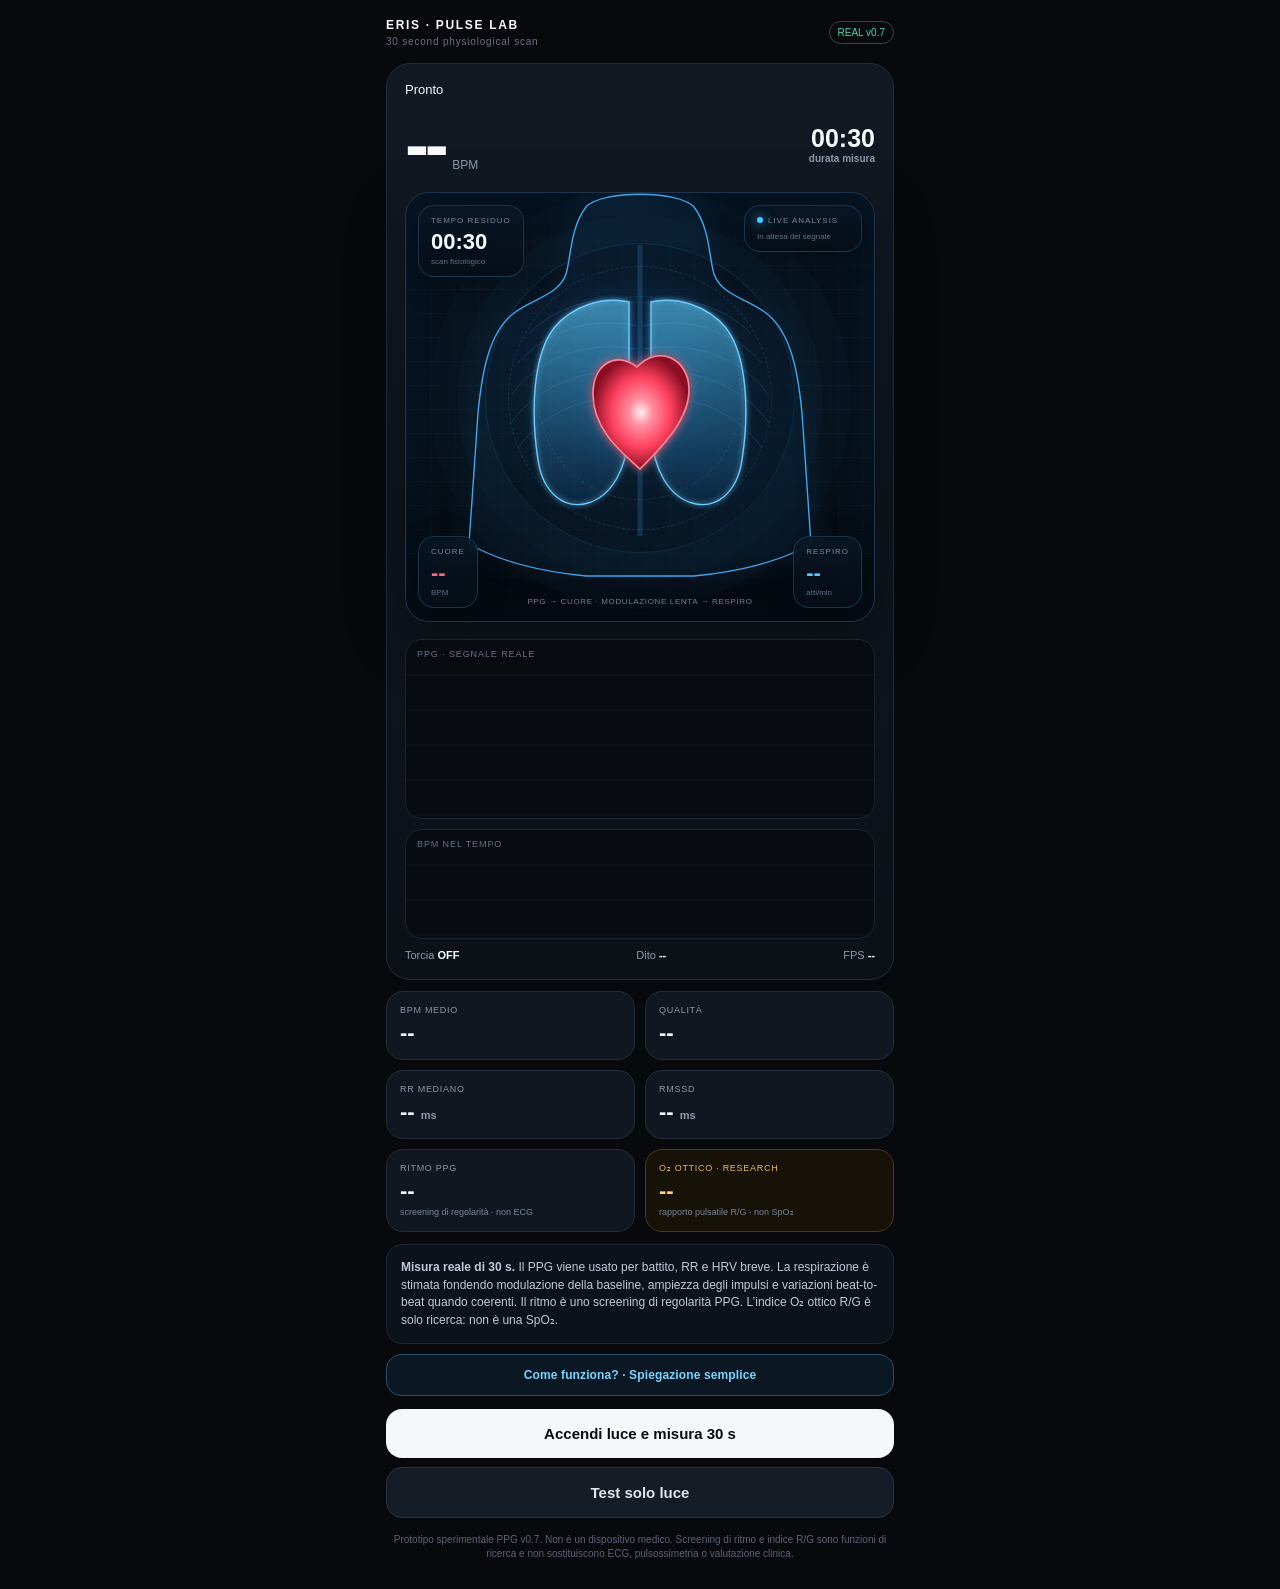
<file: index.html>
<!--
Required Notice: Copyright 2026 AR-Night. Eris Pulse Lab.
Licensed under the PolyForm Noncommercial License 1.0.0.
Commercial use requires separate permission from the licensor.
https://polyformproject.org/licenses/noncommercial/1.0.0/
-->
<!doctype html>
<html lang="it">
<head>
<meta charset="utf-8">
<meta name="viewport" content="width=device-width,initial-scale=1,viewport-fit=cover,user-scalable=no">
<meta name="theme-color" content="#07090d">
<title>Eris Pulse Lab REAL v0.7</title>
<link rel="stylesheet" href="app.css?v=0.7.0">
</head>
<body>
<div class="app">
  <div class="top"><div><div class="brand">ERIS · PULSE LAB</div><div class="subtitleTop">30 second physiological scan</div></div><div class="badge">REAL v0.7</div></div>

  <div class="panel">
    <div id="status" class="status">Pronto</div>
    <div class="read">
      <div class="bpmline"><div id="bpm">--</div><div class="unit">BPM</div></div>
      <div class="timer"><div id="timer">00:30</div><small id="phase">durata misura</small></div>
    </div>

    <div id="anatomyStage" class="anatomyStage">
      <div class="scanHalo"></div>
      <div class="scanLineAnat"></div>
      <div class="hud hudTime"><div class="hk">Tempo residuo</div><div id="hudTimer" class="hv">00:30</div><div class="hs">scan fisiologico</div></div>
      <div class="hud hudLive"><div class="hk"><span class="liveDot"></span>Live analysis</div><div id="hudLiveText" class="hs" style="margin-top:7px">In attesa del segnale</div></div>
      <div class="hud hudBpm"><div class="hk">Cuore</div><div id="hudBpm" class="hv" style="color:#ff687f">--</div><div class="hs">BPM</div></div>
      <div class="hud hudResp"><div class="hk">Respiro</div><div id="hudResp" class="hv" style="color:#55c8ff">--</div><div class="hs">atti/min</div></div>

      <svg class="torsoSvg" viewBox="0 0 360 430" aria-label="Tronco anatomico stilizzato">
        <defs>
          <linearGradient id="torsoFill" x1="0" y1="0" x2="1" y2="1"><stop offset="0" stop-color="#143451" stop-opacity=".36"/><stop offset=".5" stop-color="#0b2137" stop-opacity=".2"/><stop offset="1" stop-color="#061322" stop-opacity=".55"/></linearGradient>
          <linearGradient id="lungFill" x1="0" y1="0" x2="0" y2="1"><stop offset="0" stop-color="#60d4ff" stop-opacity=".34"/><stop offset="1" stop-color="#2173b8" stop-opacity=".08"/></linearGradient>
          <radialGradient id="heartFill"><stop offset="0" stop-color="#fff0f2"/><stop offset=".24" stop-color="#ff8fa0"/><stop offset=".62" stop-color="#ff405e"/><stop offset="1" stop-color="#8d1026"/></radialGradient>
          <filter id="redGlow"><feGaussianBlur stdDeviation="4" result="b"/><feMerge><feMergeNode in="b"/><feMergeNode in="SourceGraphic"/></feMerge></filter>
          <filter id="blueGlow"><feGaussianBlur stdDeviation="2.5" result="b"/><feMerge><feMergeNode in="b"/><feMergeNode in="SourceGraphic"/></feMerge></filter>
        </defs>
        <path class="torsoOutline" d="M126 24 C110 45 111 75 106 91 C99 112 72 116 54 130 C29 149 22 189 18 230 L9 361 C41 379 85 389 126 393 L234 393 C275 389 319 379 351 361 L342 230 C338 189 331 149 306 130 C288 116 261 112 254 91 C249 75 250 45 234 24 C218 7 142 7 126 24 Z"/>
        <line class="spine" x1="180" y1="62" x2="180" y2="353"/>
        <g>
          <path class="rib" d="M177 120 C138 111 95 123 69 151"/><path class="rib" d="M183 120 C222 111 265 123 291 151"/>
          <path class="rib" d="M177 143 C130 133 86 148 58 180"/><path class="rib" d="M183 143 C230 133 274 148 302 180"/>
          <path class="rib" d="M177 166 C124 157 78 176 52 211"/><path class="rib" d="M183 166 C236 157 282 176 308 211"/>
          <path class="rib" d="M177 190 C121 183 76 205 50 241"/><path class="rib" d="M183 190 C239 183 284 205 310 241"/>
          <path class="rib" d="M177 215 C124 210 82 231 58 265"/><path class="rib" d="M183 215 C236 210 278 231 302 265"/>
        </g>
        <g id="anatLungs">
          <path class="lungShape" d="M169 119 C143 113 112 123 94 145 C74 171 70 225 78 277 C83 310 104 327 128 320 C151 313 166 288 169 251 Z"/>
          <path class="lungShape" d="M191 119 C217 113 248 123 266 145 C286 171 290 225 282 277 C277 310 256 327 232 320 C209 313 194 288 191 251 Z"/>
        </g>
        <g id="anatHeart">
          <ellipse class="heartRing" cx="180" cy="231" rx="48" ry="54"/><ellipse class="heartRing r2" cx="180" cy="231" rx="48" ry="54"/>
          <path class="heartCore" d="M180 286 C168 274 133 250 133 211 C133 182 155 167 177 184 C199 161 228 176 229 205 C230 235 204 262 180 286 Z"/>
        </g>
      </svg>
      <div class="bodyStatus">PPG → cuore · modulazione lenta → respiro</div>
    </div>

    <div class="chart"><canvas id="ppg"></canvas><div class="clabel">PPG · SEGNALE REALE</div></div>
    <div class="chart small"><canvas id="trend"></canvas><div class="clabel">BPM NEL TEMPO</div></div>
    <div class="tech"><span>Torcia <strong id="torch">OFF</strong></span><span>Dito <strong id="finger">--</strong></span><span>FPS <strong id="fps">--</strong></span></div>
  </div>

  <div class="grid">
    <div class="card"><div class="lab">BPM medio</div><div id="avg" class="val">--</div></div>
    <div class="card"><div class="lab">Qualità</div><div id="quality" class="val">--</div></div>
    <div class="card"><div class="lab">RR mediano</div><div id="rr" class="val">-- <small>ms</small></div></div>
    <div class="card"><div class="lab">RMSSD</div><div id="rmssd" class="val">-- <small>ms</small></div></div>
    <div class="card"><div class="lab">Ritmo PPG</div><div id="rhythm" class="val">--</div><div class="miniNote">screening di regolarità · non ECG</div></div>
    <div class="card research"><div class="lab">O₂ ottico · research</div><div id="oxyResearch" class="val">--</div><div class="miniNote">rapporto pulsatile R/G · non SpO₂</div></div>
  </div>

  <div class="info"><b>Misura reale di 30 s.</b> Il PPG viene usato per battito, RR e HRV breve. La respirazione è stimata fondendo modulazione della baseline, ampiezza degli impulsi e variazioni beat-to-beat quando coerenti. Il ritmo è uno screening di regolarità PPG. L’indice O₂ ottico R/G è solo ricerca: non è una SpO₂.</div>
  <div id="msg" class="msg hidden"></div>
  <div class="actions"><button id="start" class="primary">Accendi luce e misura 30 s</button><button id="test" class="secondary">Test solo luce</button><button id="stop" class="stop hidden">Interrompi</button></div>

  <section id="report" class="report hidden">
    <div class="reportHead"><h2>Eris Physiological Report</h2><div id="reportStamp" class="stamp"></div></div>
    <div class="reportHero"><div id="reportBpm" class="heroBpm">-- <small>BPM medi</small></div><div id="reportRange" class="range">Range --</div></div>
    <div class="chart finalTrendBox"><canvas id="finalTrend"></canvas><div class="clabel">TREND FINALE · BPM + RESPIRAZIONE</div></div>

    <div class="sectionTitle">Cardiaco, HRV e regolarità</div>
    <div class="rgrid">
      <div class="rbox"><div class="k">RR / IBI mediano</div><div id="repRR" class="v">--</div><div class="sub">intervallo tra pulsazioni</div></div>
      <div class="rbox"><div class="k">RMSSD</div><div id="repRMSSD" class="v">--</div><div class="sub">HRV beat-to-beat breve termine</div></div>
      <div class="rbox"><div class="k">SDNN 30 s</div><div id="repSDNN" class="v">--</div><div class="sub">metrica ultra-short · orientativa</div></div>
      <div class="rbox"><div class="k">pNN50 30 s</div><div id="repPNN50" class="v">--</div><div class="sub">% differenze RR &gt; 50 ms · orientativa</div></div>
      <div class="rbox"><div class="k">BPM minimo</div><div id="repMin" class="v">--</div></div>
      <div class="rbox"><div class="k">BPM massimo</div><div id="repMax" class="v">--</div></div>
      <div class="rbox"><div class="k">Regolarità ritmo PPG</div><div id="repRhythm" class="v">--</div><div id="repRhythmSub" class="sub">screening PPG · non diagnosi di aritmia</div></div>
      <div class="rbox research"><div class="k">LF/HF</div><div id="repLFHF" class="v">Protocollo lungo</div><div class="sub">non calcolato su 30 s; richiede finestra più lunga</div></div>
    </div>

    <div class="sectionTitle">Respirazione stimata dal PPG</div>
    <div class="rgrid">
      <div class="rbox"><div class="k">Frequenza respiratoria</div><div id="repResp" class="v">--</div><div id="repRespSub" class="sub">baseline + ampiezza del polso + variazione IBI</div></div>
      <div class="rbox"><div class="k">Confidenza respirazione</div><div id="repRespQ" class="v">--</div><div class="sub">coerenza della modulazione ottica</div></div>
    </div>

    <div class="sectionTitle">Morfologia ottica del polso</div>
    <div class="rgrid">
      <div class="rbox"><div class="k">Tempo di salita</div><div id="repRise" class="v">--</div><div class="sub">piede → picco, mediana</div></div>
      <div class="rbox"><div class="k">Larghezza impulso</div><div id="repWidth" class="v">--</div><div class="sub">a metà ampiezza, mediana</div></div>
      <div class="rbox"><div class="k">Pulsatilità ottica AC/DC</div><div id="repACDC" class="v">--</div><div class="sub">indice relativo, non perfusione assoluta</div></div>
      <div class="rbox research"><div class="k">Notch dicroto</div><div id="repNotch" class="v">--</div><div class="sub">solo se morfologia/FPS sufficienti</div></div>
    </div>

    <div class="sectionTitle">Ossigenazione ottica · ricerca e limiti</div>
    <div class="rgrid">
      <div class="rbox research"><div class="k">Indice pulsatile R/G</div><div id="repOxyRG" class="v">--</div><div class="sub">(AC/DC rosso) ÷ (AC/DC verde) · non calibrato</div></div>
      <div class="rbox research"><div class="k">Stabilità indice ottico</div><div id="repOxyState" class="v">--</div><div class="sub">controllo interno tra metà della registrazione</div></div>
      <div class="rbox"><div class="k">SpO₂</div><div id="repSpO2" class="v">Non riportata</div><div class="sub">manca calibrazione/validazione per iPhone e range clinico</div></div>
      <div class="rbox"><div class="k">Pressione arteriosa</div><div id="repBP" class="v">Non stimata</div><div class="sub">nessun valore mmHg ricavato dalla sola PPG</div></div>
    </div>

    <div class="sectionTitle">Affidabilità della sessione</div>
    <div class="rgrid">
      <div class="rbox"><div class="k">Qualità complessiva</div><div id="repQuality" class="v">--</div><div id="qualityDots" class="qualityRow"><i class="qdot"></i><i class="qdot"></i><i class="qdot"></i><i class="qdot"></i><i class="qdot"></i></div></div>
      <div class="rbox"><div class="k">Campioni validi</div><div id="repValid" class="v">--</div><div id="repFps" class="sub">FPS --</div></div>
    </div>

    <div class="reportNote">BPM e intervalli di polso derivano dal PPG acquisito nella sessione. RMSSD, SDNN/pNN50 ultra-short, respirazione, regolarità del ritmo e morfologia sono feature derivate e dipendono dalla qualità del segnale. Lo screening di ritmo non diagnostica fibrillazione atriale. L’indice R/G è un parametro ottico di ricerca: non viene convertito in SpO₂. Pressione arteriosa e decisioni cliniche restano escluse.</div>
    <div class="actions"><button id="newMeasure" class="primary">Nuova misurazione</button></div>
  </section>

  <footer>Prototipo sperimentale PPG v0.7. Non è un dispositivo medico. Screening di ritmo e indice R/G sono funzioni di ricerca e non sostituiscono ECG, pulsossimetria o valutazione clinica.</footer>
</div>

<div id="overlay" class="overlay hidden"><div><div class="finger">☝︎</div><div id="count">5</div><h2>Copri lente e flash</h2><p>Tieni il dito fermo e senza premere eccessivamente. La misura parte solo quando il contatto è stabile.</p><div id="ostate" class="smallState">Torcia attiva</div></div></div>
<video id="video" playsinline muted autoplay></video><canvas id="sample" width="48" height="36" class="hidden"></canvas>

<script src="app.js?v=0.7.1"></script>
<script src="app-analysis.js?v=0.7.1"></script>
<script src="app-runtime.js?v=0.7.1"></script>
</body>
</html>
</file>
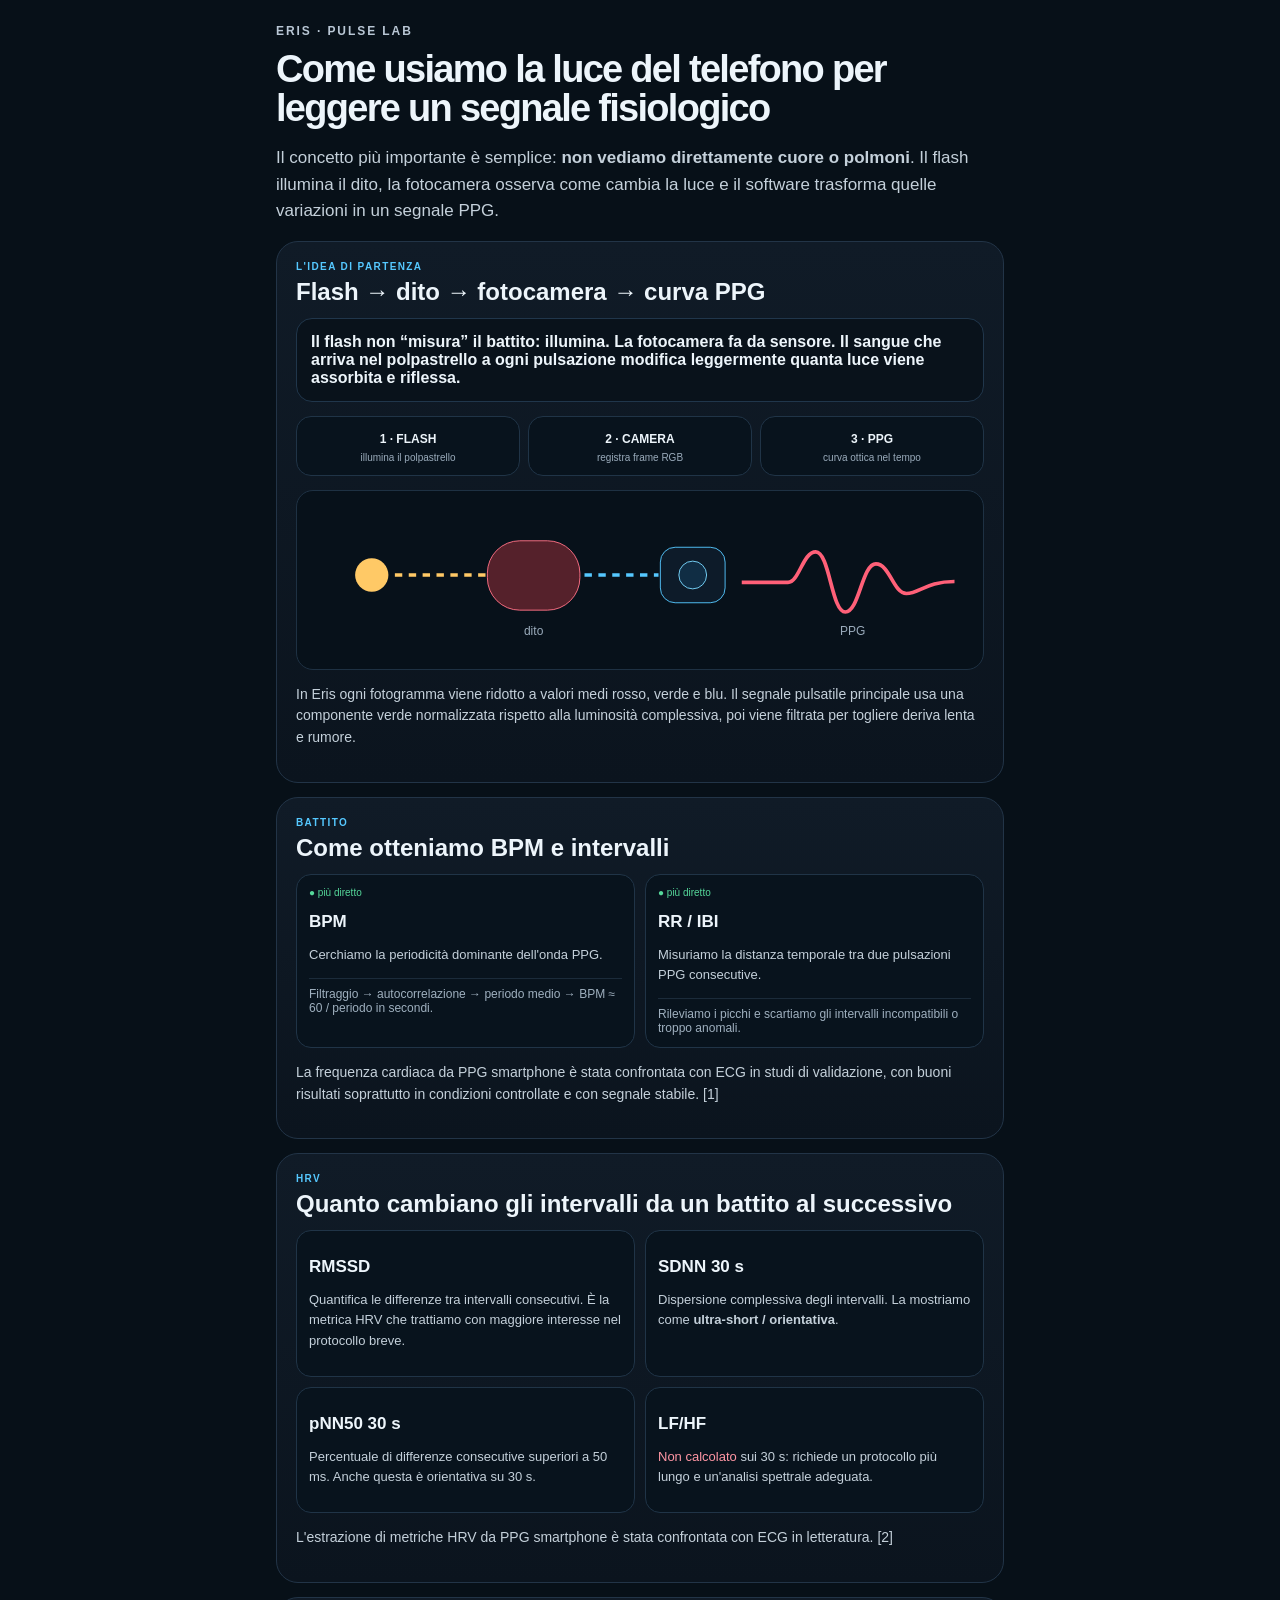
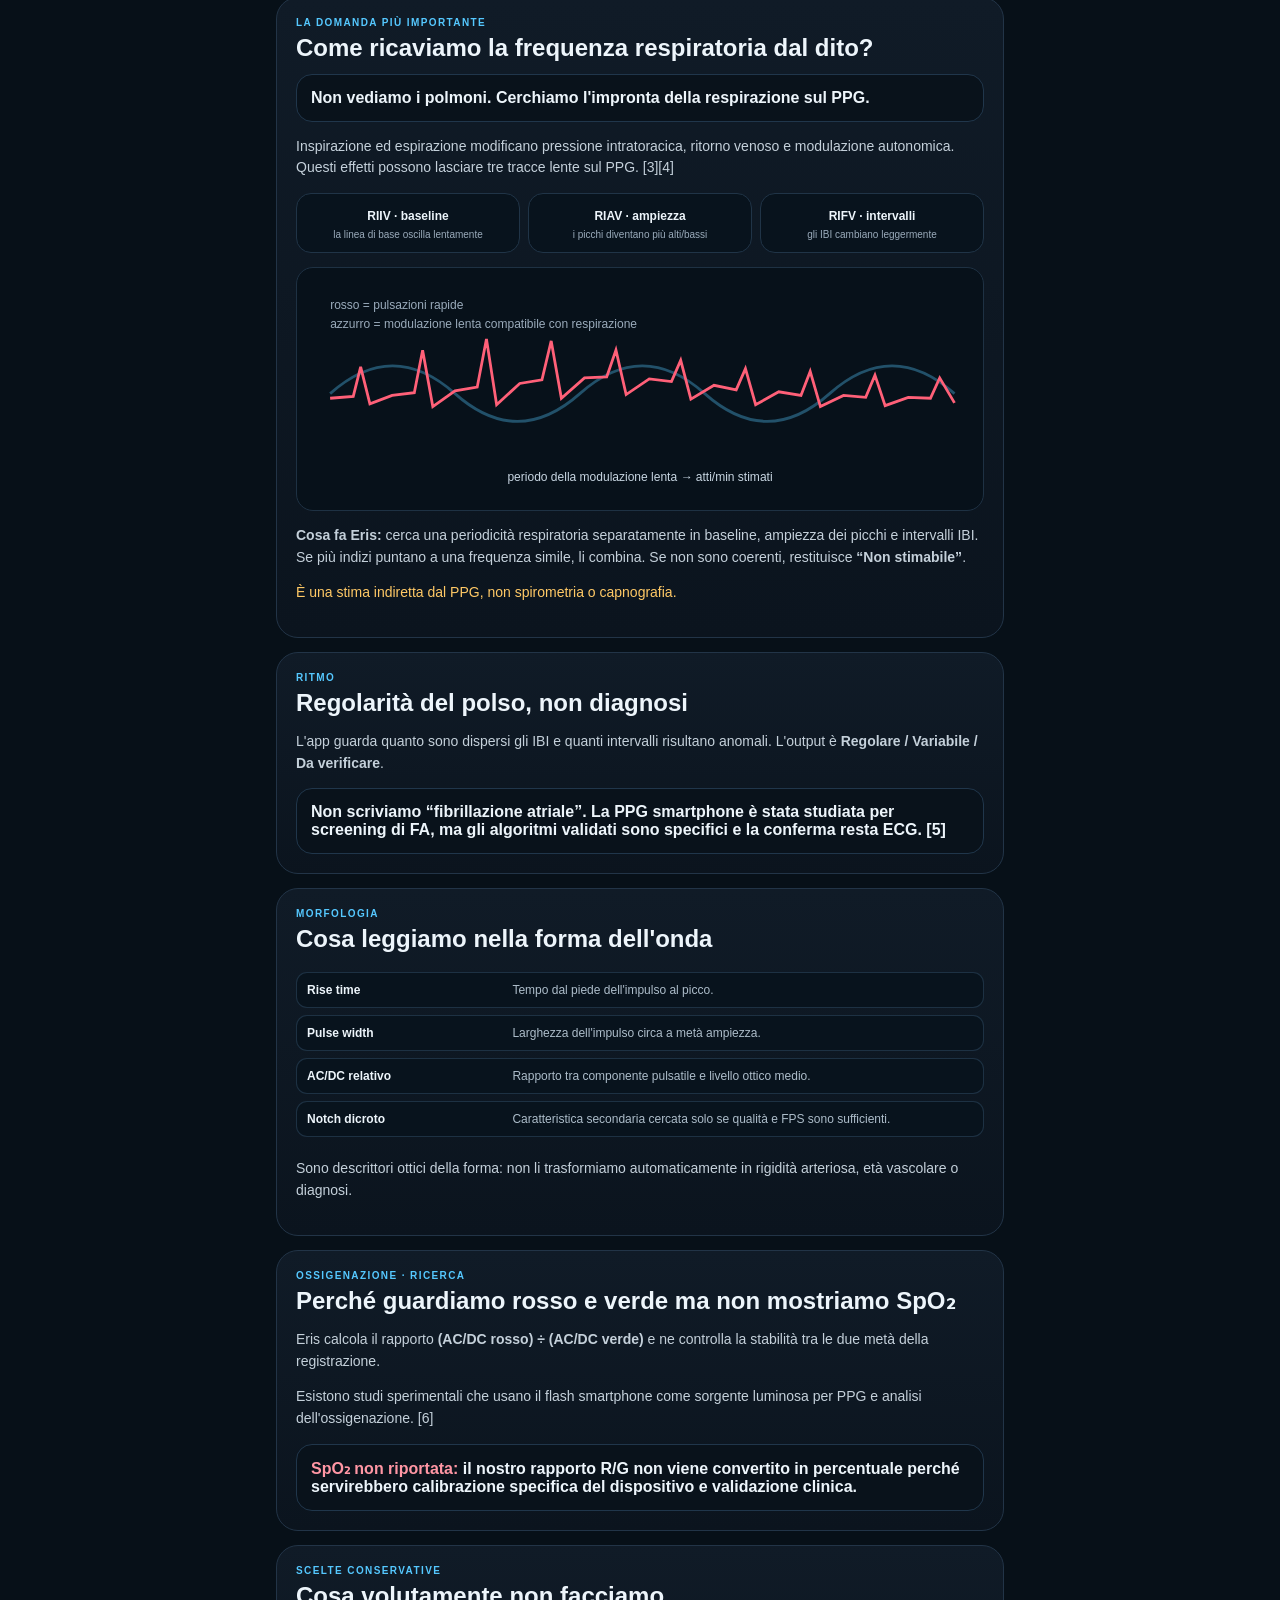
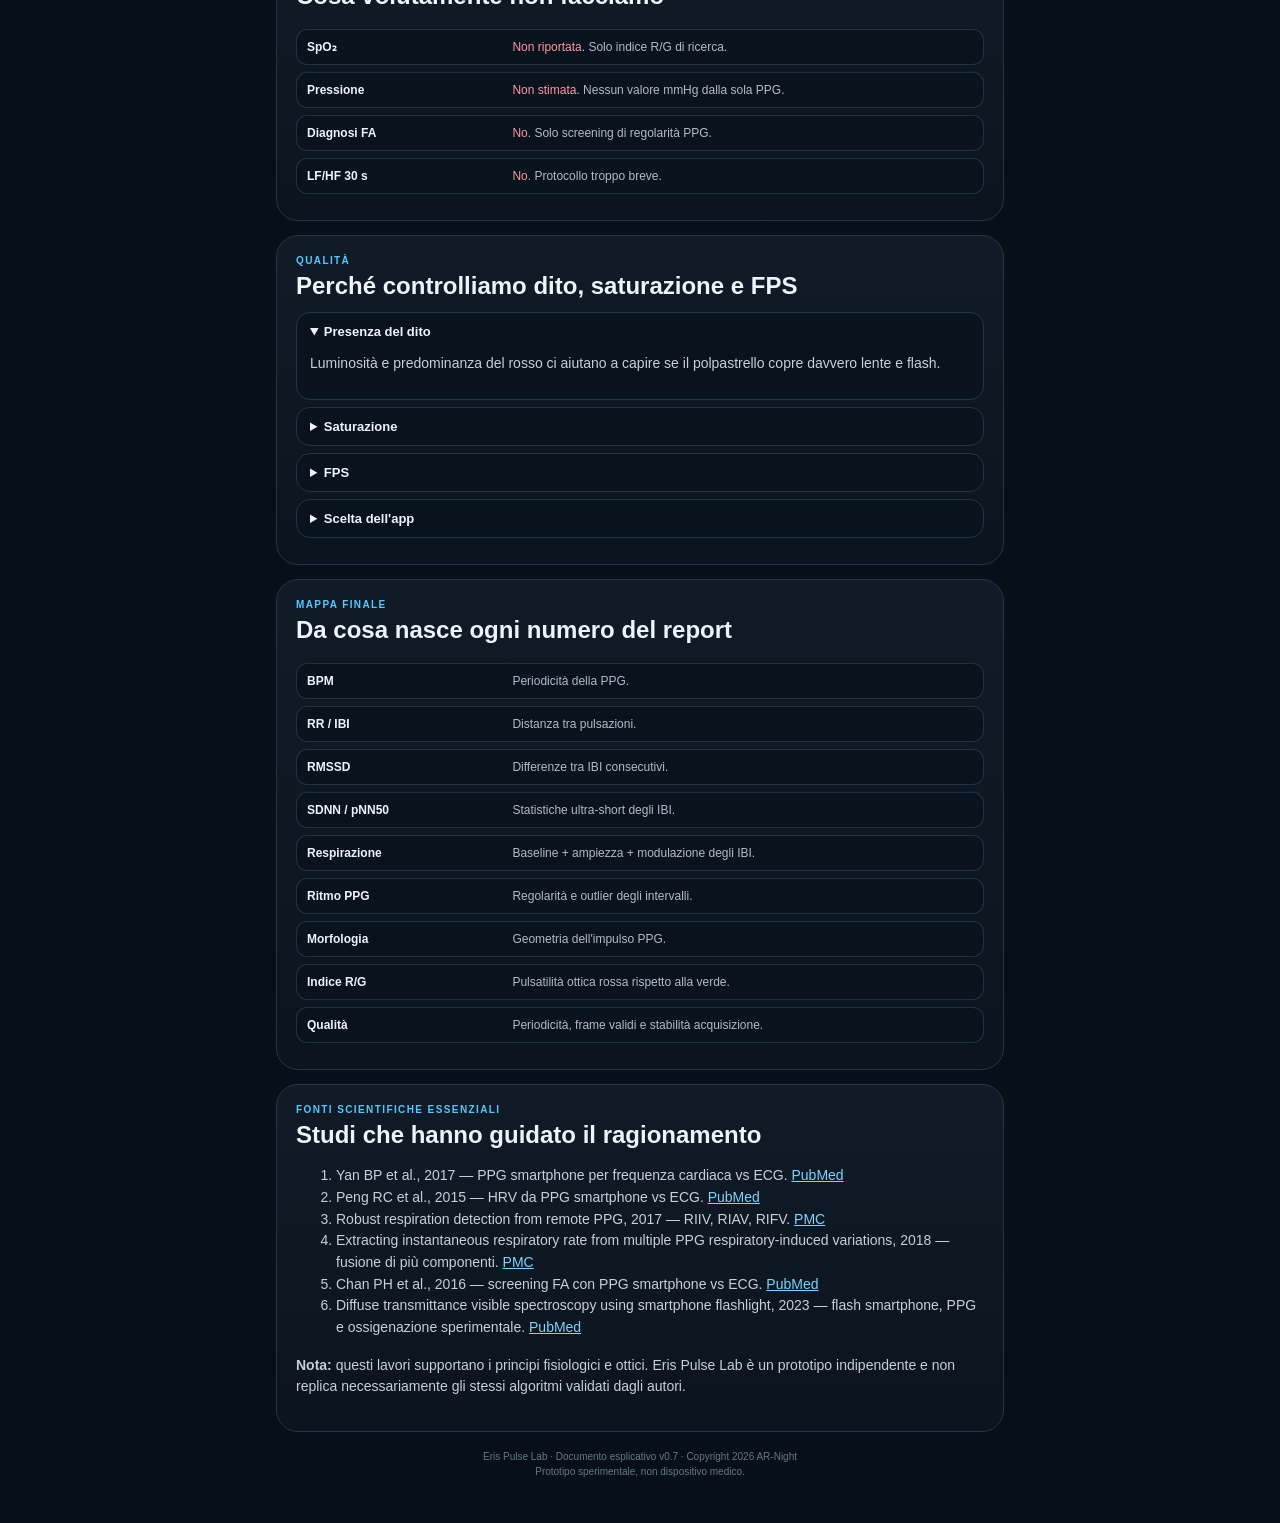
<file: docs/come-funziona.html>
<!doctype html><html lang="it"><head><meta charset="utf-8"><meta name="viewport" content="width=device-width,initial-scale=1,viewport-fit=cover"><meta name="theme-color" content="#071018"><title>Eris Pulse Lab — Come funziona</title><style>:root{--bg:#071018;--p:#0e1823;--l:#223447;--t:#edf5fb;--m:#9aabbb;--c:#55c8ff;--r:#ff6078;--g:#55d89a;--a:#ffc966}*{box-sizing:border-box}body{margin:0;background:var(--bg);color:var(--t);font-family:-apple-system,BlinkMacSystemFont,"SF Pro Display","Segoe UI",sans-serif}.page{max-width:760px;margin:auto;padding:24px 16px 44px}.brand{font-size:12px;letter-spacing:.16em;font-weight:900;color:#b9c7d5}h1{font-size:38px;line-height:1.03;letter-spacing:-.045em;margin:12px 0}h2{font-size:24px;margin:6px 0 12px}h3{font-size:17px;margin:14px 0 6px}p,li{font-size:14px;line-height:1.55;color:#c4d0da}.lead{font-size:17px}.box{background:linear-gradient(#101b27,#0b141e);border:1px solid var(--l);border-radius:22px;padding:19px;margin:14px 0}.k{font-size:10px;letter-spacing:.14em;text-transform:uppercase;color:var(--c);font-weight:850}.call{padding:14px;border-radius:16px;background:#09121b;border:1px solid #20364b;font-weight:750}.flow{display:grid;grid-template-columns:repeat(3,1fr);gap:8px;margin:14px 0}.s,.card{background:#08131d;border:1px solid #203447;border-radius:15px;padding:12px}.s{text-align:center}.s b{font-size:12px}.s span{display:block;font-size:10px;color:var(--m);margin-top:5px}.grid{display:grid;grid-template-columns:1fr 1fr;gap:10px}.card p{font-size:13px}.how{font-size:12px;color:#9fb0bf;border-top:1px solid #1b2b3a;margin-top:8px;padding-top:8px}.tag{font-size:10px;color:var(--g)}.research{color:var(--a)}.no{color:#ff96a4}.diagram{background:#07111a;border:1px solid #1e3143;border-radius:17px;padding:10px;margin:12px 0}svg{width:100%;height:auto;display:block}table{width:100%;border-collapse:separate;border-spacing:0 7px}td{background:#08131d;padding:10px;font-size:12px;border-top:1px solid #1d3143;border-bottom:1px solid #1d3143}td:first-child{font-weight:800;border-left:1px solid #1d3143;border-radius:11px 0 0 11px;width:30%}td:last-child{color:#adbdca;border-right:1px solid #1d3143;border-radius:0 11px 11px 0}details{background:#08131d;border:1px solid #203447;border-radius:14px;padding:11px 13px;margin:7px 0}summary{font-weight:800;font-size:13px}.refs a{color:#79d5ff}.foot{text-align:center;color:#657789;font-size:10px;line-height:1.45;margin-top:18px}@media(max-width:620px){h1{font-size:32px}.grid,.flow{grid-template-columns:1fr}}</style></head><body><main class="page"><div class="brand">ERIS · PULSE LAB</div><h1>Come usiamo la luce del telefono per leggere un segnale fisiologico</h1><p class="lead">Il concetto più importante è semplice: <strong>non vediamo direttamente cuore o polmoni</strong>. Il flash illumina il dito, la fotocamera osserva come cambia la luce e il software trasforma quelle variazioni in un segnale PPG.</p><section class="box"><div class="k">L'idea di partenza</div><h2>Flash → dito → fotocamera → curva PPG</h2><div class="call">Il flash non “misura” il battito: <strong>illumina</strong>. La fotocamera fa da sensore. Il sangue che arriva nel polpastrello a ogni pulsazione modifica leggermente quanta luce viene assorbita e riflessa.</div><div class="flow"><div class="s"><b>1 · FLASH</b><span>illumina il polpastrello</span></div><div class="s"><b>2 · CAMERA</b><span>registra frame RGB</span></div><div class="s"><b>3 · PPG</b><span>curva ottica nel tempo</span></div></div><div class="diagram"><svg viewBox="0 0 720 170"><circle cx="70" cy="80" r="18" fill="#ffc966"/><path d="M95 80H195" stroke="#ffc966" stroke-width="4" stroke-dasharray="8 7"/><rect x="195" y="43" width="100" height="75" rx="35" fill="#55212b" stroke="#ff7186"/><text x="245" y="145" text-anchor="middle" fill="#9aabbb" font-size="13">dito</text><path d="M300 80H380" stroke="#55c8ff" stroke-width="4" stroke-dasharray="8 7"/><rect x="382" y="50" width="70" height="60" rx="16" fill="#0d1b29" stroke="#55c8ff"/><circle cx="417" cy="80" r="15" fill="#102d44" stroke="#79d8ff"/><path d="M470 88 C500 88 505 88 520 88 C532 88 536 55 550 55 C565 55 567 120 582 120 C597 120 600 68 615 68 C630 68 634 100 648 100 C662 100 670 87 700 87" fill="none" stroke="#ff6078" stroke-width="4"/><text x="590" y="145" text-anchor="middle" fill="#9aabbb" font-size="13">PPG</text></svg></div><p>In Eris ogni fotogramma viene ridotto a valori medi rosso, verde e blu. Il segnale pulsatile principale usa una componente verde normalizzata rispetto alla luminosità complessiva, poi viene filtrata per togliere deriva lenta e rumore.</p></section><section class="box"><div class="k">Battito</div><h2>Come otteniamo BPM e intervalli</h2><div class="grid"><div class="card"><div class="tag">● più diretto</div><h3>BPM</h3><p>Cerchiamo la periodicità dominante dell'onda PPG.</p><div class="how">Filtraggio → autocorrelazione → periodo medio → BPM ≈ 60 / periodo in secondi.</div></div><div class="card"><div class="tag">● più diretto</div><h3>RR / IBI</h3><p>Misuriamo la distanza temporale tra due pulsazioni PPG consecutive.</p><div class="how">Rileviamo i picchi e scartiamo gli intervalli incompatibili o troppo anomali.</div></div></div><p>La frequenza cardiaca da PPG smartphone è stata confrontata con ECG in studi di validazione, con buoni risultati soprattutto in condizioni controllate e con segnale stabile. [1]</p></section><section class="box"><div class="k">HRV</div><h2>Quanto cambiano gli intervalli da un battito al successivo</h2><div class="grid"><div class="card"><h3>RMSSD</h3><p>Quantifica le differenze tra intervalli consecutivi. È la metrica HRV che trattiamo con maggiore interesse nel protocollo breve.</p></div><div class="card"><h3>SDNN 30 s</h3><p>Dispersione complessiva degli intervalli. La mostriamo come <strong>ultra-short / orientativa</strong>.</p></div><div class="card"><h3>pNN50 30 s</h3><p>Percentuale di differenze consecutive superiori a 50 ms. Anche questa è orientativa su 30 s.</p></div><div class="card"><h3>LF/HF</h3><p><span class="no">Non calcolato</span> sui 30 s: richiede un protocollo più lungo e un'analisi spettrale adeguata.</p></div></div><p>L'estrazione di metriche HRV da PPG smartphone è stata confrontata con ECG in letteratura. [2]</p></section><section class="box"><div class="k">La domanda più importante</div><h2>Come ricaviamo la frequenza respiratoria dal dito?</h2><div class="call">Non vediamo i polmoni. Cerchiamo <strong>l'impronta della respirazione sul PPG</strong>.</div><p>Inspirazione ed espirazione modificano pressione intratoracica, ritorno venoso e modulazione autonomica. Questi effetti possono lasciare tre tracce lente sul PPG. [3][4]</p><div class="flow"><div class="s"><b>RIIV · baseline</b><span>la linea di base oscilla lentamente</span></div><div class="s"><b>RIAV · ampiezza</b><span>i picchi diventano più alti/bassi</span></div><div class="s"><b>RIFV · intervalli</b><span>gli IBI cambiano leggermente</span></div></div><div class="diagram"><svg viewBox="0 0 720 240"><path d="M25 125 C70 85 115 85 160 125 C205 165 250 165 295 125 C340 85 385 85 430 125 C475 165 520 165 565 125 C610 85 655 85 700 125" fill="none" stroke="#55c8ff" stroke-width="3" opacity=".35"/><path d="M25 130 L50 128 L58 96 L68 136 L92 127 L116 124 L125 78 L136 139 L160 122 L184 118 L194 66 L205 137 L230 114 L254 110 L264 68 L275 130 L300 108 L324 107 L334 78 L345 126 L370 109 L394 112 L404 89 L415 131 L440 116 L464 121 L474 98 L485 137 L510 123 L534 127 L544 101 L555 139 L580 127 L604 129 L614 105 L625 138 L650 129 L674 130 L684 108 L700 135" fill="none" stroke="#ff6078" stroke-width="3"/><text x="25" y="33" fill="#9aabbb" font-size="13">rosso = pulsazioni rapide</text><text x="25" y="54" fill="#9aabbb" font-size="13">azzurro = modulazione lenta compatibile con respirazione</text><text x="360" y="220" text-anchor="middle" fill="#c8d6e2" font-size="13">periodo della modulazione lenta → atti/min stimati</text></svg></div><p><strong>Cosa fa Eris:</strong> cerca una periodicità respiratoria separatamente in baseline, ampiezza dei picchi e intervalli IBI. Se più indizi puntano a una frequenza simile, li combina. Se non sono coerenti, restituisce <strong>“Non stimabile”</strong>.</p><p class="research">È una stima indiretta dal PPG, non spirometria o capnografia.</p></section><section class="box"><div class="k">Ritmo</div><h2>Regolarità del polso, non diagnosi</h2><p>L'app guarda quanto sono dispersi gli IBI e quanti intervalli risultano anomali. L'output è <strong>Regolare / Variabile / Da verificare</strong>.</p><div class="call">Non scriviamo “fibrillazione atriale”. La PPG smartphone è stata studiata per screening di FA, ma gli algoritmi validati sono specifici e la conferma resta ECG. [5]</div></section><section class="box"><div class="k">Morfologia</div><h2>Cosa leggiamo nella forma dell'onda</h2><table><tr><td>Rise time</td><td>Tempo dal piede dell'impulso al picco.</td></tr><tr><td>Pulse width</td><td>Larghezza dell'impulso circa a metà ampiezza.</td></tr><tr><td>AC/DC relativo</td><td>Rapporto tra componente pulsatile e livello ottico medio.</td></tr><tr><td>Notch dicroto</td><td>Caratteristica secondaria cercata solo se qualità e FPS sono sufficienti.</td></tr></table><p>Sono descrittori ottici della forma: non li trasformiamo automaticamente in rigidità arteriosa, età vascolare o diagnosi.</p></section><section class="box"><div class="k">Ossigenazione · ricerca</div><h2>Perché guardiamo rosso e verde ma non mostriamo SpO₂</h2><p>Eris calcola il rapporto <strong>(AC/DC rosso) ÷ (AC/DC verde)</strong> e ne controlla la stabilità tra le due metà della registrazione.</p><p>Esistono studi sperimentali che usano il flash smartphone come sorgente luminosa per PPG e analisi dell'ossigenazione. [6]</p><div class="call"><span class="no"><strong>SpO₂ non riportata:</strong></span> il nostro rapporto R/G non viene convertito in percentuale perché servirebbero calibrazione specifica del dispositivo e validazione clinica.</div></section><section class="box"><div class="k">Scelte conservative</div><h2>Cosa volutamente non facciamo</h2><table><tr><td>SpO₂</td><td><span class="no">Non riportata</span>. Solo indice R/G di ricerca.</td></tr><tr><td>Pressione</td><td><span class="no">Non stimata</span>. Nessun valore mmHg dalla sola PPG.</td></tr><tr><td>Diagnosi FA</td><td><span class="no">No</span>. Solo screening di regolarità PPG.</td></tr><tr><td>LF/HF 30 s</td><td><span class="no">No</span>. Protocollo troppo breve.</td></tr></table></section><section class="box"><div class="k">Qualità</div><h2>Perché controlliamo dito, saturazione e FPS</h2><details open><summary>Presenza del dito</summary><p>Luminosità e predominanza del rosso ci aiutano a capire se il polpastrello copre davvero lente e flash.</p></details><details><summary>Saturazione</summary><p>Se troppi pixel sono al massimo, la fotocamera perde dettaglio utile e la curva può deformarsi.</p></details><details><summary>FPS</summary><p>Un campionamento temporale stabile migliora picchi, intervalli e morfologia.</p></details><details><summary>Scelta dell'app</summary><p>Se un parametro non ha abbastanza segnale, preferiamo “Non stimabile” a un numero inventato.</p></details></section><section class="box"><div class="k">Mappa finale</div><h2>Da cosa nasce ogni numero del report</h2><table><tr><td>BPM</td><td>Periodicità della PPG.</td></tr><tr><td>RR / IBI</td><td>Distanza tra pulsazioni.</td></tr><tr><td>RMSSD</td><td>Differenze tra IBI consecutivi.</td></tr><tr><td>SDNN / pNN50</td><td>Statistiche ultra-short degli IBI.</td></tr><tr><td>Respirazione</td><td>Baseline + ampiezza + modulazione degli IBI.</td></tr><tr><td>Ritmo PPG</td><td>Regolarità e outlier degli intervalli.</td></tr><tr><td>Morfologia</td><td>Geometria dell'impulso PPG.</td></tr><tr><td>Indice R/G</td><td>Pulsatilità ottica rossa rispetto alla verde.</td></tr><tr><td>Qualità</td><td>Periodicità, frame validi e stabilità acquisizione.</td></tr></table></section><section class="box refs"><div class="k">Fonti scientifiche essenziali</div><h2>Studi che hanno guidato il ragionamento</h2><ol><li>Yan BP et al., 2017 — PPG smartphone per frequenza cardiaca vs ECG. <a href="https://pubmed.ncbi.nlm.nih.gov/28288955/">PubMed</a></li><li>Peng RC et al., 2015 — HRV da PPG smartphone vs ECG. <a href="https://pubmed.ncbi.nlm.nih.gov/25685174/">PubMed</a></li><li>Robust respiration detection from remote PPG, 2017 — RIIV, RIAV, RIFV. <a href="https://pmc.ncbi.nlm.nih.gov/articles/PMC5175543/">PMC</a></li><li>Extracting instantaneous respiratory rate from multiple PPG respiratory-induced variations, 2018 — fusione di più componenti. <a href="https://pmc.ncbi.nlm.nih.gov/articles/PMC6058306/">PMC</a></li><li>Chan PH et al., 2016 — screening FA con PPG smartphone vs ECG. <a href="https://pubmed.ncbi.nlm.nih.gov/27444506/">PubMed</a></li><li>Diffuse transmittance visible spectroscopy using smartphone flashlight, 2023 — flash smartphone, PPG e ossigenazione sperimentale. <a href="https://pubmed.ncbi.nlm.nih.gov/37506454/">PubMed</a></li></ol><p><strong>Nota:</strong> questi lavori supportano i principi fisiologici e ottici. Eris Pulse Lab è un prototipo indipendente e non replica necessariamente gli stessi algoritmi validati dagli autori.</p></section><div class="foot">Eris Pulse Lab · Documento esplicativo v0.7 · Copyright 2026 AR-Night<br>Prototipo sperimentale, non dispositivo medico.</div></main></body></html>
</file>
<file: app.css>
:root{--bg:#07090d;--p:#111720;--p2:#0c1118;--l:#222c3a;--t:#f7f9fc;--m:#8d99aa;--a:#ff4f6b;--ok:#48d59c;--w:#ffc45c;--bad:#ff7b88}
*{box-sizing:border-box}html,body{margin:0;min-height:100%;background:var(--bg);color:var(--t);font-family:-apple-system,BlinkMacSystemFont,"SF Pro Display","Segoe UI",sans-serif}body{min-height:100dvh}
.app{max-width:540px;margin:auto;min-height:100dvh;padding:calc(18px + env(safe-area-inset-top)) 16px calc(28px + env(safe-area-inset-bottom))}.top,.read,.tech,.reportHead{display:flex;justify-content:space-between;align-items:center}.top{margin-bottom:16px}.brand{font-size:12px;font-weight:850;letter-spacing:.14em}.badge{font-size:10px;color:var(--ok);border:1px solid #285240;border-radius:99px;padding:5px 8px}.panel,.report{background:linear-gradient(#121923,#0c1118);border:1px solid var(--l);border-radius:24px;padding:18px}.status{font-size:13px;margin-bottom:15px}.bpmline{display:flex;align-items:baseline;gap:8px}#bpm{font-size:72px;font-weight:850;letter-spacing:-.06em;line-height:.9}.unit,.muted{color:var(--m);font-size:12px}.timer{text-align:right;font-size:25px;font-weight:800}.timer small{display:block;font-size:10px;color:var(--m)}
.chart{height:180px;margin-top:17px;background:#080b10;border:1px solid #1b2431;border-radius:17px;overflow:hidden;position:relative}.chart.small{height:110px;margin-top:10px}canvas{width:100%;height:100%;display:block}.clabel{position:absolute;left:11px;top:9px;color:#657286;font-size:9px;letter-spacing:.1em}.tech{font-size:11px;color:var(--m);margin-top:10px}.tech strong{color:#fff}.grid{display:grid;grid-template-columns:1fr 1fr;gap:10px;margin-top:11px}.card{background:var(--p);border:1px solid var(--l);border-radius:17px;padding:13px}.card.research{border-color:#4b3a1b;background:#161208}.card.research .lab{color:#e5b95b}.card.research .val{color:#ffd27c}.miniNote{font-size:9px;color:#788496;margin-top:3px;line-height:1.3}.statusGood{color:var(--ok)!important}.statusWarn{color:var(--w)!important}.statusBad{color:var(--bad)!important}.lab{font-size:9px;color:var(--m);letter-spacing:.08em;text-transform:uppercase}.val{font-size:22px;font-weight:800;margin-top:5px}.val small{font-size:11px;color:var(--m)}.info,.msg{margin-top:12px;border-radius:16px;padding:14px;font-size:12px;line-height:1.45}.info{background:#0c121a;border:1px solid #1e2836;color:#c0c9d5}.msg{border:1px solid #543d19;background:#20190d;color:#ffd58b}.bad{border-color:#59222a;background:#220f14;color:#ffafb8}.hidden{display:none!important}.actions{display:grid;gap:9px;margin-top:13px}button{appearance:none;border:0;border-radius:16px;padding:16px;font-size:15px;font-weight:800}.primary{background:#f5f7fb;color:#080a0e}.secondary{background:#151c26;color:#dfe5ee;border:1px solid #283445}.stop{background:#251117;color:#ff9aaa;border:1px solid #4b1f29}
.report{margin-top:14px}.reportHead h2{margin:0;font-size:22px;letter-spacing:-.025em}.reportHead .stamp{font-size:10px;color:var(--m);text-align:right}.reportHero{margin-top:14px;padding:16px;border-radius:18px;background:#0b1017;border:1px solid #202b39}.heroBpm{font-size:54px;font-weight:850;letter-spacing:-.05em}.heroBpm small{font-size:13px;color:var(--m);letter-spacing:0}.range{font-size:12px;color:#b7c0cc;margin-top:4px}.rgrid{display:grid;grid-template-columns:1fr 1fr;gap:9px;margin-top:10px}.rbox{padding:12px;border-radius:15px;background:#101620;border:1px solid #202b39}.rbox .k{font-size:9px;color:var(--m);letter-spacing:.08em;text-transform:uppercase}.rbox .v{font-size:19px;font-weight:800;margin-top:5px}.rbox .sub{font-size:10px;color:#788496;margin-top:3px;line-height:1.3}.sectionTitle{font-size:12px;font-weight:800;margin:16px 0 7px;color:#dce3ec}.qualityRow{display:flex;gap:6px;align-items:center;margin-top:8px}.qdot{width:8px;height:8px;border-radius:50%;background:#303948}.qdot.on{background:var(--ok)}.research{border-color:#4b3a1b;background:#161208}.research .k{color:#e5b95b}.research .v{color:#ffd27c}.reportNote{margin-top:12px;padding:12px;border-radius:14px;background:#0b1017;border:1px solid #202b39;color:#9ca7b6;font-size:11px;line-height:1.45}
.overlay{position:fixed;inset:0;background:rgba(4,6,9,.97);z-index:20;display:grid;place-items:center;text-align:center;padding:24px}.finger{width:120px;height:120px;border-radius:50%;display:grid;place-items:center;margin:auto;background:radial-gradient(circle,#ff8497,#e73a59 50%,#751026 78%);font-size:52px;box-shadow:0 0 70px #5d1628}#count{font-size:90px;font-weight:850}.overlay p{color:#9ba7b8;max-width:330px;font-size:13px}.overlay .smallState{margin-top:10px;color:#b9c2cf;font-size:12px}footer{text-align:center;color:#596577;font-size:10px;line-height:1.4;margin-top:15px}video{position:fixed;width:2px;height:2px;left:-10px;top:-10px;opacity:.001;pointer-events:none}

.subtitleTop{font-size:10px;color:#657286;margin-top:4px;letter-spacing:.08em}
.anatomyStage{position:relative;height:430px;margin:15px 0 8px;border-radius:24px;overflow:hidden;background:
radial-gradient(circle at 50% 42%,rgba(26,127,255,.16),transparent 32%),
linear-gradient(180deg,#06101c 0%,#07111b 55%,#05080d 100%);
border:1px solid #1f3448;box-shadow:inset 0 0 60px rgba(42,153,255,.05),0 18px 60px rgba(0,0,0,.3)}
.anatomyStage:before{content:"";position:absolute;inset:0;background:
linear-gradient(rgba(73,165,255,.035) 1px,transparent 1px),
linear-gradient(90deg,rgba(73,165,255,.035) 1px,transparent 1px);background-size:24px 24px;mask-image:linear-gradient(to bottom,transparent,#000 14%,#000 85%,transparent)}
.scanHalo{position:absolute;width:310px;height:310px;border:1px solid rgba(62,183,255,.18);border-radius:50%;left:50%;top:48%;transform:translate(-50%,-50%);box-shadow:0 0 0 28px rgba(44,153,255,.025),0 0 0 56px rgba(44,153,255,.018)}
.scanHalo:before,.scanHalo:after{content:"";position:absolute;inset:22px;border:1px dashed rgba(72,190,255,.22);border-radius:50%;animation:spin 12s linear infinite}.scanHalo:after{inset:52px;animation-direction:reverse;animation-duration:8s}
@keyframes spin{to{transform:rotate(360deg)}}
.torsoSvg{position:absolute;left:50%;top:48%;width:360px;height:430px;transform:translate(-50%,-50%);filter:drop-shadow(0 0 14px rgba(48,159,255,.22))}
.torsoOutline{fill:url(#torsoFill);stroke:#4bb6ff;stroke-width:1.4;opacity:.9}.rib{fill:none;stroke:#61bfff;stroke-width:1;opacity:.16}.spine{stroke:#4bb6ff;stroke-width:5;opacity:.18}.lungShape{fill:url(#lungFill);stroke:#6ecbff;stroke-width:1.4;transform-box:fill-box;transform-origin:center;filter:url(#blueGlow)}
.anatomyStage.active .lungShape{animation:lungBreath var(--breath,4.6s) ease-in-out infinite}
@keyframes lungBreath{0%,100%{transform:scale(.94, .96);opacity:.55}50%{transform:scale(1.045,1.035);opacity:.92}}
.heartCore{fill:url(#heartFill);stroke:#ff8797;stroke-width:1.6;transform-box:fill-box;transform-origin:center;filter:url(#redGlow)}
.anatomyStage.active .heartCore{animation:heartBeat var(--beat,.85s) ease-in-out infinite}
.heartRing{fill:none;stroke:#ff4f6b;stroke-width:1.5;opacity:0;transform-box:fill-box;transform-origin:center}
.anatomyStage.active .heartRing{animation:ringPulse var(--beat,.85s) ease-out infinite}
.anatomyStage.active .heartRing.r2{animation-delay:.12s}
@keyframes heartBeat{0%,100%{transform:scale(1)}12%{transform:scale(1.18)}25%{transform:scale(.97)}38%{transform:scale(1.08)}56%{transform:scale(1)}}
@keyframes ringPulse{0%{opacity:.65;transform:scale(.55)}70%,100%{opacity:0;transform:scale(1.55)}}
.scanLineAnat{position:absolute;left:-8%;right:-8%;height:2px;top:16%;background:linear-gradient(90deg,transparent,#24b9ff 22%,#e9fbff 50%,#24b9ff 78%,transparent);box-shadow:0 0 12px #32c7ff,0 0 28px rgba(50,199,255,.5);opacity:0}
.anatomyStage.active .scanLineAnat{animation:bodyScan 3.1s ease-in-out infinite;opacity:1}
@keyframes bodyScan{0%,100%{top:20%;opacity:.25}48%,52%{top:70%;opacity:1}}
.hud{position:absolute;z-index:3;padding:10px 12px;border:1px solid rgba(87,177,255,.22);border-radius:16px;background:linear-gradient(180deg,rgba(10,24,39,.78),rgba(6,13,22,.88));backdrop-filter:blur(10px);box-shadow:0 8px 30px rgba(0,0,0,.2)}
.hud .hk{font-size:8px;letter-spacing:.12em;color:#76889a;text-transform:uppercase}.hud .hv{font-size:22px;font-weight:850;margin-top:4px}.hud .hs{font-size:8px;color:#607083;margin-top:2px}
.hudTime{left:12px;top:12px}.hudLive{right:12px;top:12px;width:118px}.hudBpm{left:12px;bottom:13px}.hudResp{right:12px;bottom:13px}.hudLive .liveDot{display:inline-block;width:6px;height:6px;border-radius:50%;background:#42c9ff;box-shadow:0 0 10px #42c9ff;margin-right:5px;animation:blink 1.1s ease-in-out infinite}@keyframes blink{50%{opacity:.25}}
.bodyStatus{position:absolute;left:50%;bottom:15px;transform:translateX(-50%);font-size:8px;color:#718092;letter-spacing:.08em;text-transform:uppercase}
.finalTrendBox{height:210px;margin-top:12px}
.report.reveal{animation:reportReveal .55s cubic-bezier(.2,.8,.2,1) both}
@keyframes reportReveal{from{opacity:0;transform:translateY(22px) scale(.985)}to{opacity:1;transform:none}}

@media(max-width:360px){#bpm{font-size:62px}.heroBpm{font-size:46px}.rgrid,.grid{grid-template-columns:1fr 1fr}}
</file>
